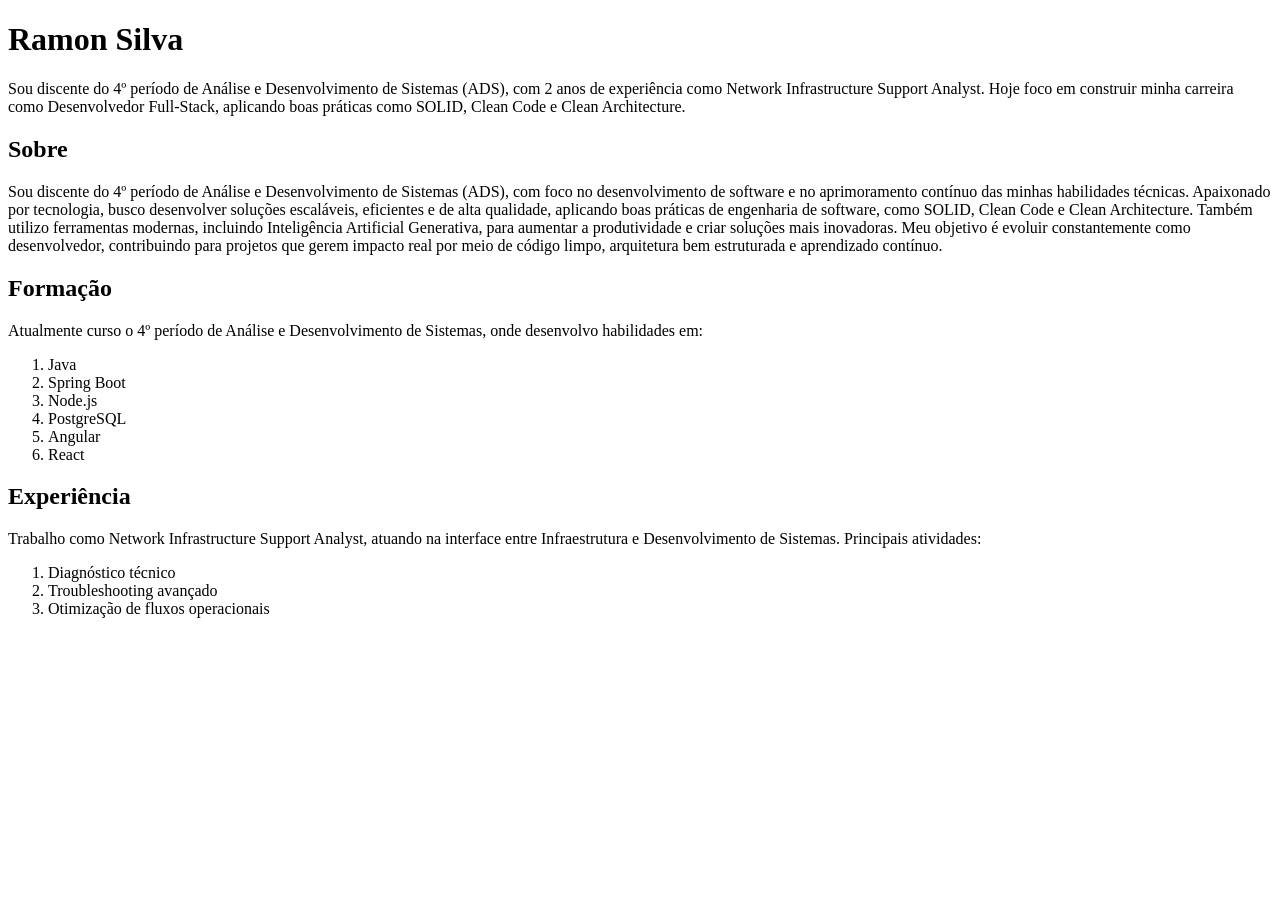
<file: atividade_01/index.html>
<!DOCTYPE html>
<html lang="pt-BR">
<head>
    <meta charset="UTF-8">
    <meta name="viewport" content="width=device-width, initial-scale=1.0">
    <title>Ramon Silva — Página Pessoal</title>
</head>
<body>
    <div id="apresentacao">
        <h1>Ramon Silva</h1>
        <p>
            Sou discente do 4º período de Análise e Desenvolvimento de Sistemas (ADS),
            com 2 anos de experiência como Network Infrastructure Support Analyst.
            Hoje foco em construir minha carreira como Desenvolvedor Full-Stack,
            aplicando boas práticas como SOLID, Clean Code e Clean Architecture.
        </p>
    </div>

    <div id="sobre">
        <h2>Sobre</h2>
        <p>
            Sou discente do 4º período de Análise e Desenvolvimento de Sistemas (ADS), com foco no desenvolvimento de software e no aprimoramento contínuo das minhas habilidades técnicas.
            Apaixonado por tecnologia, busco desenvolver soluções escaláveis, eficientes e de alta qualidade, aplicando boas práticas de engenharia de software, como SOLID, Clean Code e Clean Architecture. Também utilizo ferramentas modernas, incluindo Inteligência Artificial Generativa, para aumentar a produtividade e criar soluções mais inovadoras.
            Meu objetivo é evoluir constantemente como desenvolvedor, contribuindo para projetos que gerem impacto real por meio de código limpo, arquitetura bem estruturada e aprendizado contínuo.
        </p>
    </div>

    <div id="formacao">
        <h2>Formação</h2>
        <p>Atualmente curso o 4º período de Análise e Desenvolvimento de Sistemas, onde desenvolvo habilidades em:</p>
        <ol>
            <li>Java</li>
            <li>Spring Boot</li>
            <li>Node.js</li>
            <li>PostgreSQL</li>
            <li>Angular</li>
            <li>React</li>
        </ol>
    </div>

    <div id="experiencia">
        <h2>Experiência</h2>
        <p>Trabalho como Network Infrastructure Support Analyst, atuando na interface entre Infraestrutura e Desenvolvimento de Sistemas. Principais atividades:</p>
        <ol>
            <li>Diagnóstico técnico</li>
            <li>Troubleshooting avançado</li>
            <li>Otimização de fluxos operacionais</li>
        </ol>
    </div>
</body>
</html>
</file>
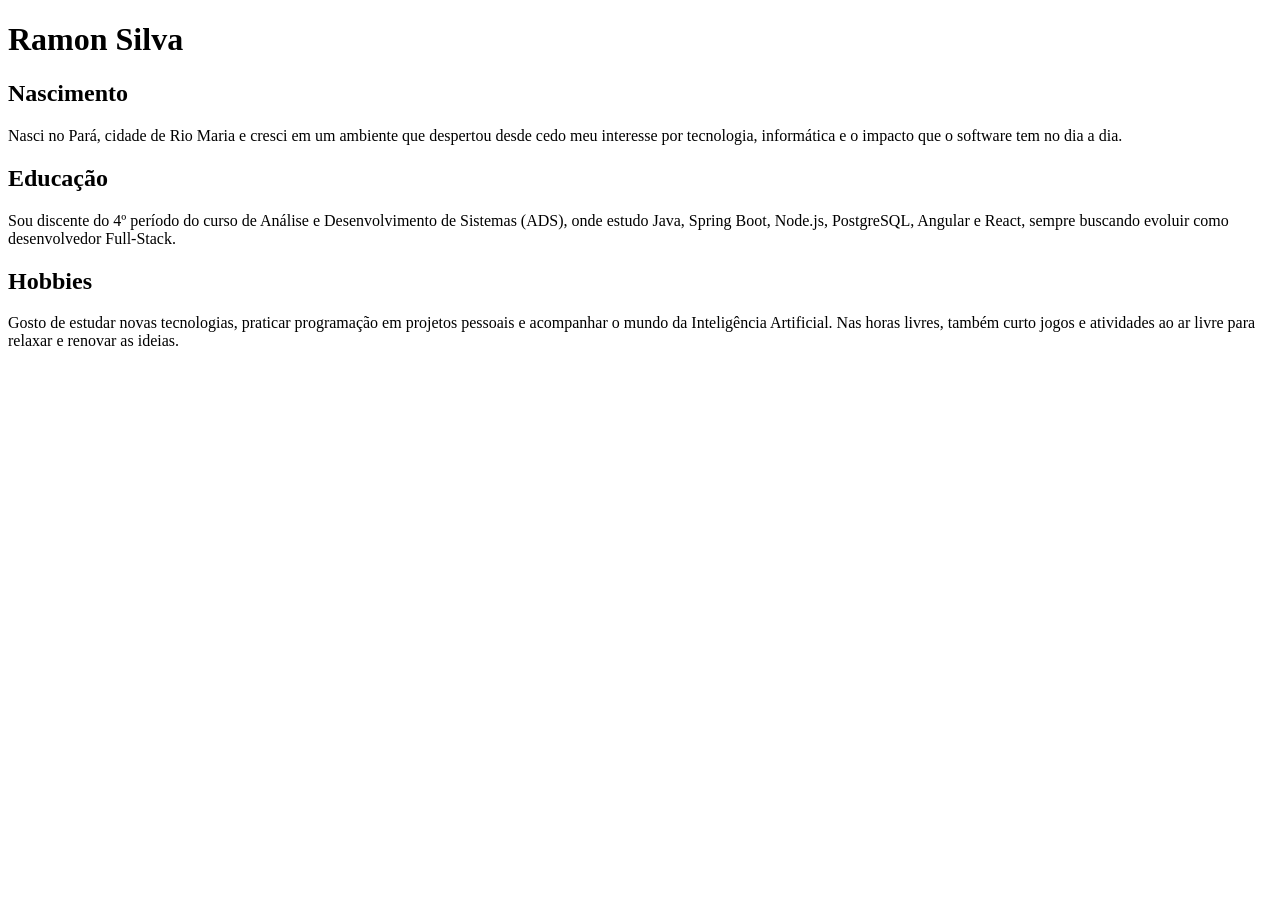
<file: atividade_01/biografia.html>
<!DOCTYPE html>
<html lang="pt-BR">
<head>
    <meta charset="UTF-8">
    <meta name="viewport" content="width=device-width, initial-scale=1.0">
    <title>Minha Biografia</title>
</head>
<body>
    <h1>Ramon Silva</h1>

    
        <h2>Nascimento</h2>
        <p>
            Nasci no Pará, cidade de Rio Maria e cresci em um ambiente que despertou desde cedo
            meu interesse por tecnologia, informática e o impacto que o software tem no dia a dia.
        </p>
  

 
        <h2>Educação</h2>
        <p>
            Sou discente do 4º período do curso de Análise e Desenvolvimento de Sistemas (ADS),
            onde estudo Java, Spring Boot, Node.js, PostgreSQL, Angular e React, sempre buscando
            evoluir como desenvolvedor Full-Stack.
        </p>
   


        <h2>Hobbies</h2>
        <p>
            Gosto de estudar novas tecnologias, praticar programação em projetos pessoais e
            acompanhar o mundo da Inteligência Artificial. Nas horas livres, também curto jogos
            e atividades ao ar livre para relaxar e renovar as ideias.
        </p>
    
</body>
</html>
</file>
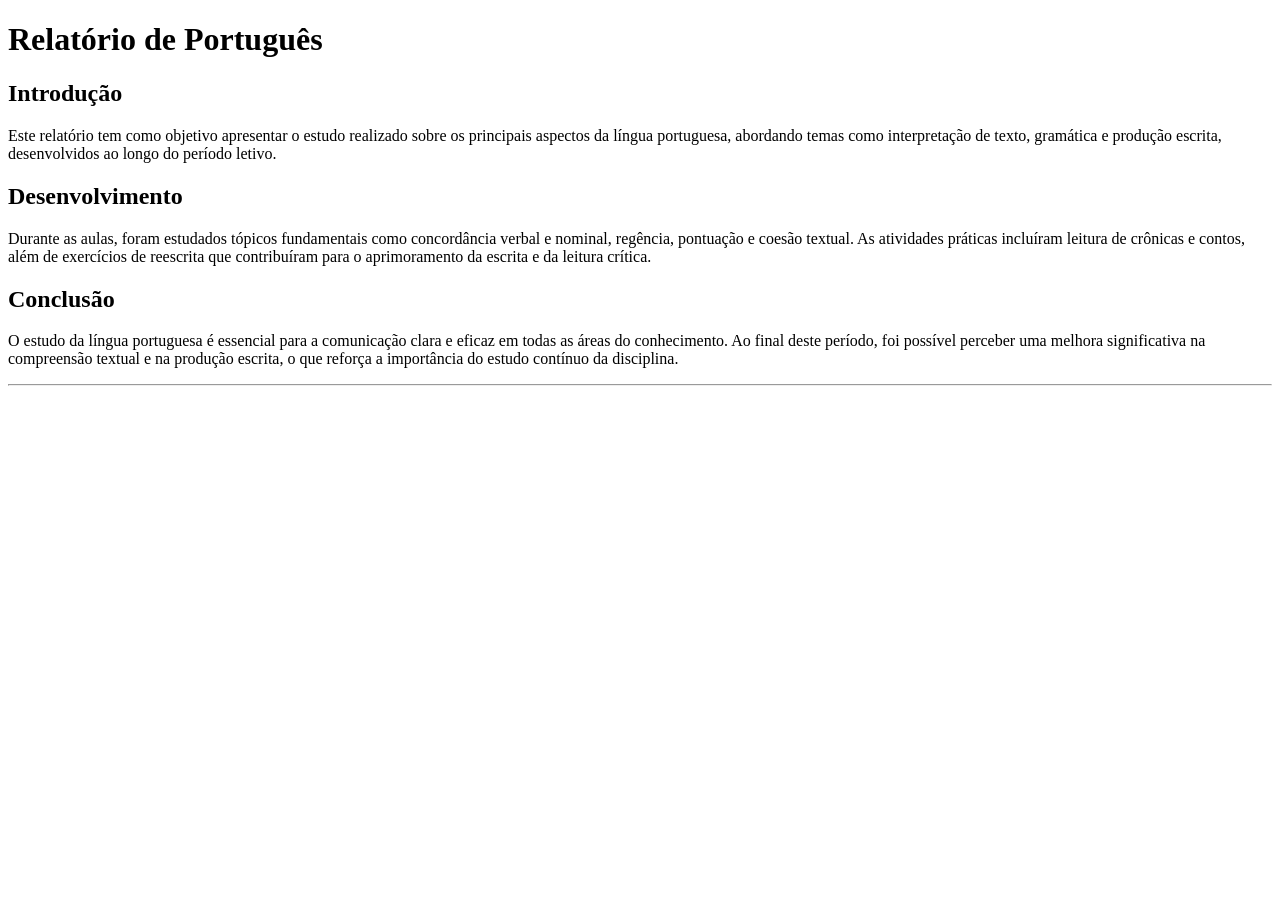
<file: atividade_01/relatorio.html>
<!DOCTYPE html>
<html lang="pt-BR">
<head>
    <meta charset="UTF-8">
    <meta name="viewport" content="width=device-width, initial-scale=1.0">
    <title>Relatório de Português</title>
</head>
<body>
    <h1>Relatório de Português</h1>

   
        <h2>Introdução</h2>
        <p>
            Este relatório tem como objetivo apresentar o estudo realizado sobre os principais
            aspectos da língua portuguesa, abordando temas como interpretação de texto,
            gramática e produção escrita, desenvolvidos ao longo do período letivo.
        </p>
  

   
        <h2>Desenvolvimento</h2>
        <p>
            Durante as aulas, foram estudados tópicos fundamentais como concordância verbal e
            nominal, regência, pontuação e coesão textual. As atividades práticas incluíram
            leitura de crônicas e contos, além de exercícios de reescrita que contribuíram para
            o aprimoramento da escrita e da leitura crítica.
        </p>
    

  
        <h2>Conclusão</h2>
        <p>
            O estudo da língua portuguesa é essencial para a comunicação clara e eficaz em todas
            as áreas do conhecimento. Ao final deste período, foi possível perceber uma melhora
            significativa na compreensão textual e na produção escrita, o que reforça a importância
            do estudo contínuo da disciplina.
        </p>
    

    <hr>
</body>
</html>
</file>
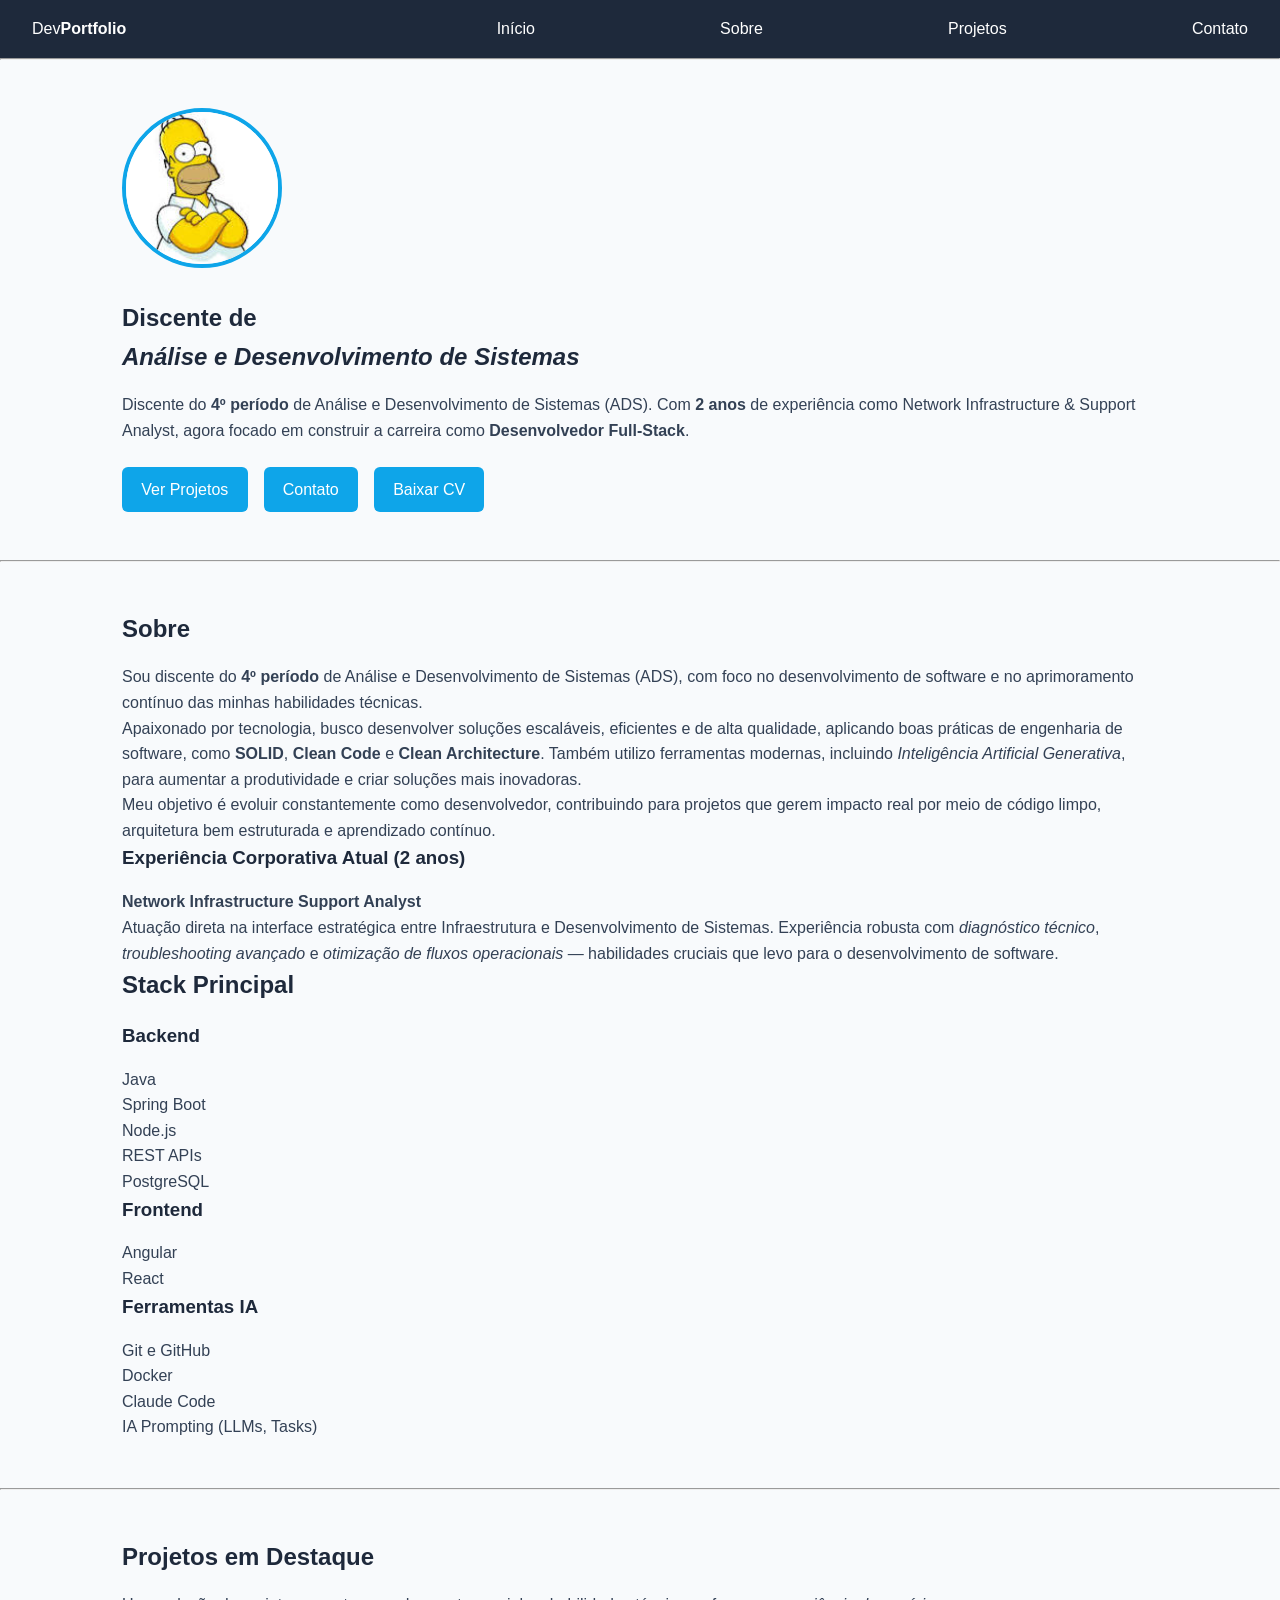
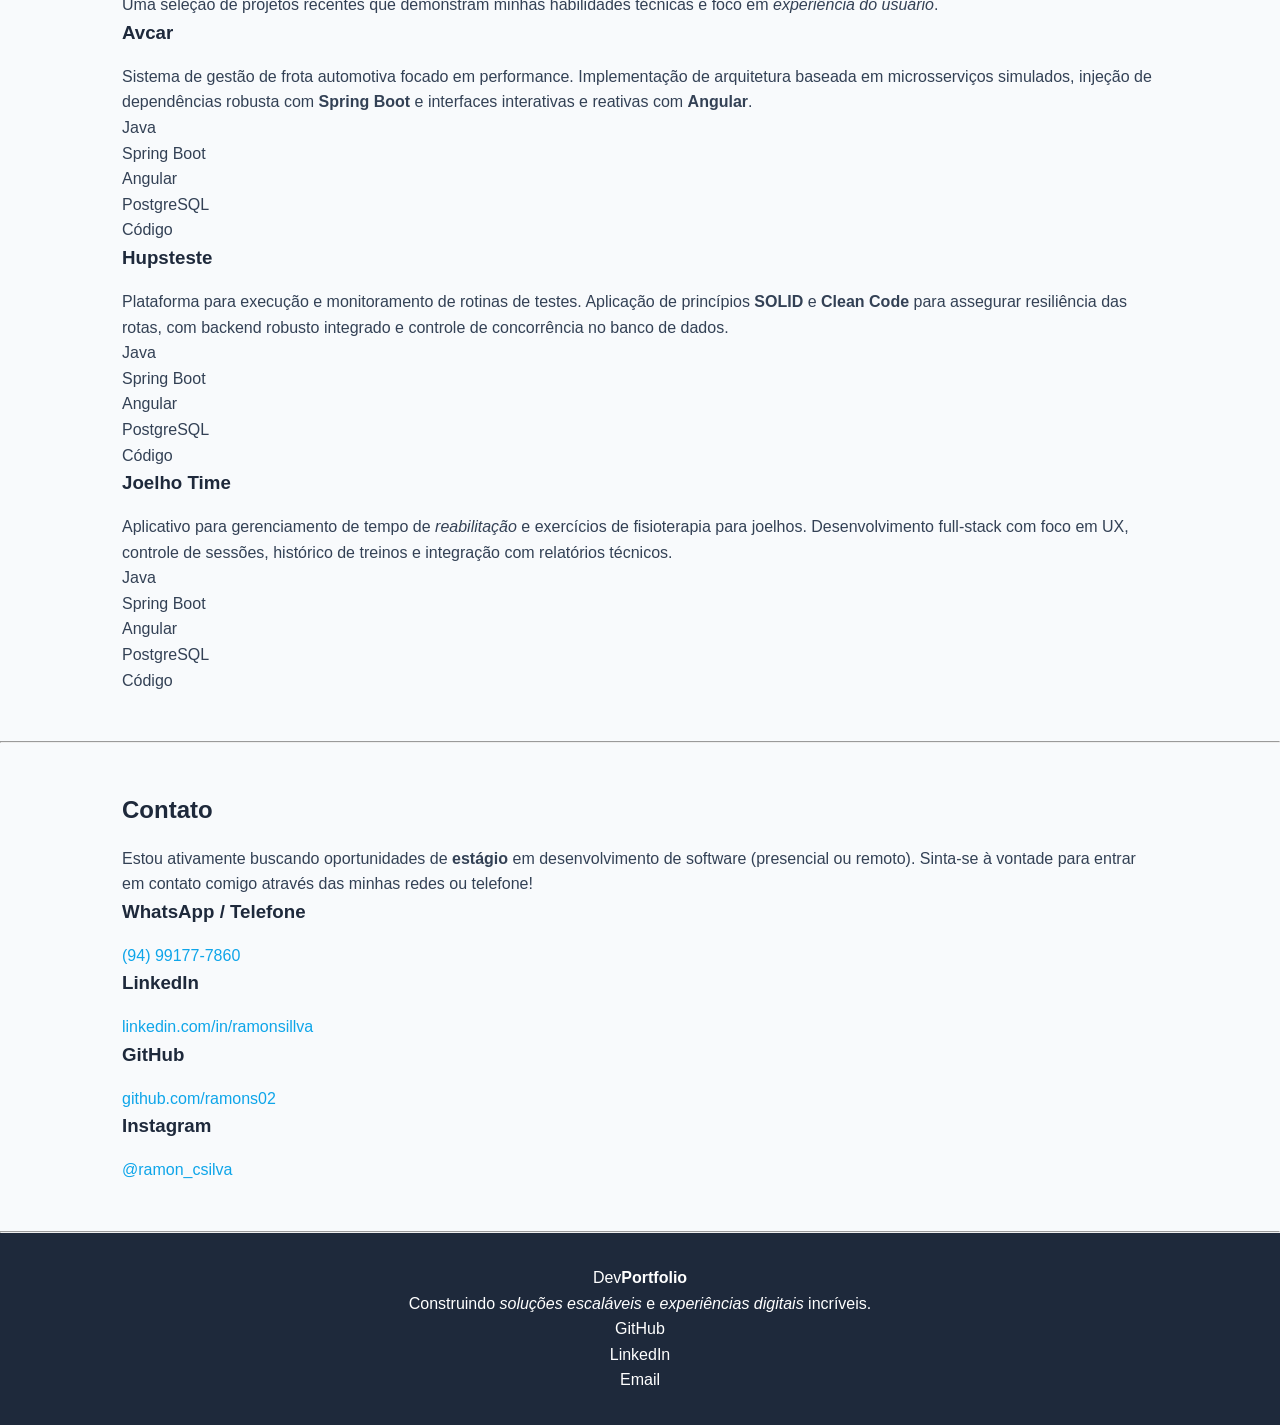
<file: atividade_02/portifolio.html>
<!DOCTYPE html>
<html lang="pt-BR">
<head>
    <meta charset="UTF-8">
    <meta name="viewport" content="width=device-width, initial-scale=1.0">
    <title>Dev Portfólio</title>
    <link rel="stylesheet" href="style.css">
</head>
<body>

    
    <nav id="menu">
        <span>Dev<strong>Portfolio</strong></span>
        <li>
            <li><a href="#inicio">Início</a></li>
            <li><a href="#sobre">Sobre</a></li>
            <li><a href="#projetos">Projetos</a></li>
            <li><a href="#contato">Contato</a></li>
        </li>
    </nav>

    <hr>

    
    <section id="inicio">
        <div id="apresentacao">
            <img src="imagens/home.jpg" alt="Foto de perfil de Ramon" id="foto-perfil">
            <h1>Discente de <br> <em>Análise e Desenvolvimento de Sistemas</em></h1>
            <p>
                Discente do <strong>4º período</strong> de Análise e Desenvolvimento de Sistemas (ADS).
                Com <strong>2 anos</strong> de experiência como Network Infrastructure &amp; Support Analyst,
                agora focado em construir a carreira como <strong>Desenvolvedor Full-Stack</strong>.
            </p>
            <div id="botoes">
                <a href="#projetos">Ver Projetos</a>
                <a href="#contato">Contato</a>
                <span>Baixar CV</span>
            </div>
        </div>
    </section>

    <hr>

   
    <section id="sobre">
        <div id="sobre-texto">
            <h2>Sobre</h2>
            <p>
                Sou discente do <strong>4º período</strong> de Análise e Desenvolvimento de Sistemas (ADS),
                com foco no desenvolvimento de software e no aprimoramento contínuo das minhas habilidades técnicas.
            </p>
            <p>
                Apaixonado por tecnologia, busco desenvolver soluções escaláveis, eficientes e de alta qualidade,
                aplicando boas práticas de engenharia de software, como <strong>SOLID</strong>, <strong>Clean Code</strong>
                e <strong>Clean Architecture</strong>. Também utilizo ferramentas modernas, incluindo
                <em>Inteligência Artificial Generativa</em>, para aumentar a produtividade e criar soluções mais inovadoras.
            </p>
            <p>
                Meu objetivo é evoluir constantemente como desenvolvedor, contribuindo para projetos que gerem impacto real
                por meio de código limpo, arquitetura bem estruturada e aprendizado contínuo.
            </p>

            <h3>Experiência Corporativa Atual (2 anos)</h3>
            <p><strong>Network Infrastructure  Support Analyst</strong></p>
            <p>
                Atuação direta na interface estratégica entre Infraestrutura e Desenvolvimento de Sistemas.
                Experiência robusta com <em>diagnóstico técnico</em>, <em>troubleshooting avançado</em> e
                <em>otimização de fluxos operacionais</em> — habilidades cruciais que levo para o desenvolvimento de software.
            </p>
        </div>

        <div id="tecnologia">
           <h2> Stack Principal</h2>

            <h3>Backend</h3>
            <li>
                <li>Java</li>
                <li>Spring Boot</li>
                <li>Node.js</li>
                <li>REST APIs</li>
                <li>PostgreSQL</li>
            </li>

            <h3>Frontend</h3>
            <li>
                <li>Angular</li>
                <li>React</li>
            </li>

            <h3>Ferramentas IA</h3>
            <li>
                <li>Git e GitHub</li>
                <li>Docker</li>
                <li>Claude Code</li>
                <li>IA Prompting (LLMs, Tasks)</li>
            </li>
        </div>
    </section>

    <hr>

    
    <section id="projetos">
        <div id="projetos-titulo">
            <h2>Projetos em Destaque</h2>
            <p>
                Uma seleção de projetos recentes que demonstram minhas habilidades técnicas
                e foco em <em>experiência do usuário</em>.
            </p>
        </div>

        <div id="lista-projetos">
            <span>
                <h3>Avcar</h3>
                <p>
                    Sistema de gestão de frota automotiva focado em performance. Implementação de arquitetura baseada em
                    microsserviços simulados, injeção de dependências robusta com <strong>Spring Boot</strong> e interfaces
                    interativas e reativas com <strong>Angular</strong>.
                </p>
                <li>
                    <li>Java</li>
                    <li>Spring Boot</li>
                    <li>Angular</li>
                    <li>PostgreSQL</li>
                </li>
                <span>Código</span>
            </article>

            <span>
                <h3>Hupsteste</h3>
                <p>
                    Plataforma para execução e monitoramento de rotinas de testes. Aplicação de princípios
                    <strong>SOLID</strong> e <strong>Clean Code</strong> para assegurar resiliência das rotas,
                    com backend robusto integrado e controle de concorrência no banco de dados.
                </p>
                <li>
                    <li>Java</li>
                    <li>Spring Boot</li>
                    <li>Angular</li>
                    <li>PostgreSQL</li>
                </li>
                <span>Código</span>
            </article>

            <span>
                <h3>Joelho Time</h3>
                <p>
                    Aplicativo para gerenciamento de tempo de <em>reabilitação</em> e exercícios de fisioterapia para joelhos.
                    Desenvolvimento full-stack com foco em UX, controle de sessões, histórico de treinos e integração
                    com relatórios técnicos.
                </p>
                <li>
                    <li>Java</li>
                    <li>Spring Boot</li>
                    <li>Angular</li>
                    <li>PostgreSQL</li>
                </li>
                <span>Código</span>
            </article>
        </div>
    </section>

    <hr>

    
    <section id="contato">
        <div id="contato-texto">
            <h2>Contato</h2>
            <p>
                Estou ativamente buscando oportunidades de <strong>estágio</strong> em desenvolvimento de software
                (presencial ou remoto). Sinta-se à vontade para entrar em contato comigo através das minhas redes ou telefone!
            </p>
        </div>

        <li id="contato-lista">
            <li>
                <span>
                    <h3>WhatsApp / Telefone</h3>
                    <p><a href="tel:+5594991777860">(94) 99177-7860</a></p>
                </span>
            </li>
            <li>
                <span>
                    <h3>LinkedIn</h3>
                    <p><a href="https://linkedin.com/in/ramonsillva" target="_blank">linkedin.com/in/ramonsillva</a></p>
                </span>
            </li>
            <li>
                <span>
                    <h3>GitHub</h3>
                    <p><a href="https://github.com/ramons02" target="_blank">github.com/ramons02</a></p>
                </span>
            </li>
            <li>
                <span>
                    <h3>Instagram</h3>
                    <p><a href="https://instagram.com/ramon_csilva" target="_blank">@ramon_csilva</a></p>
                </span>
            </li>
        </li>
    </section>

    <hr>

    
    <footer id="rodape">
        <div id="rodape-conteudo">
            <span>Dev<strong>Portfolio</strong></span>
            <p>Construindo <em>soluções escaláveis</em> e <em>experiências digitais</em> incríveis.</p>
            <li id="rodape-links">
                <li><a href="https://github.com/ramons02" target="_blank">GitHub</a></li>
                <li><a href="https://linkedin.com/in/ramonsillva" target="_blank">LinkedIn</a></li>
                <li><a href="https://mail.google.com/mail/?view=cm&fs=1&to=ramonsillva70@gmail.com" target="_blank">Email</a></li>
            </li>
        </div>
    
    </footer>

</body>
</html>
</file>
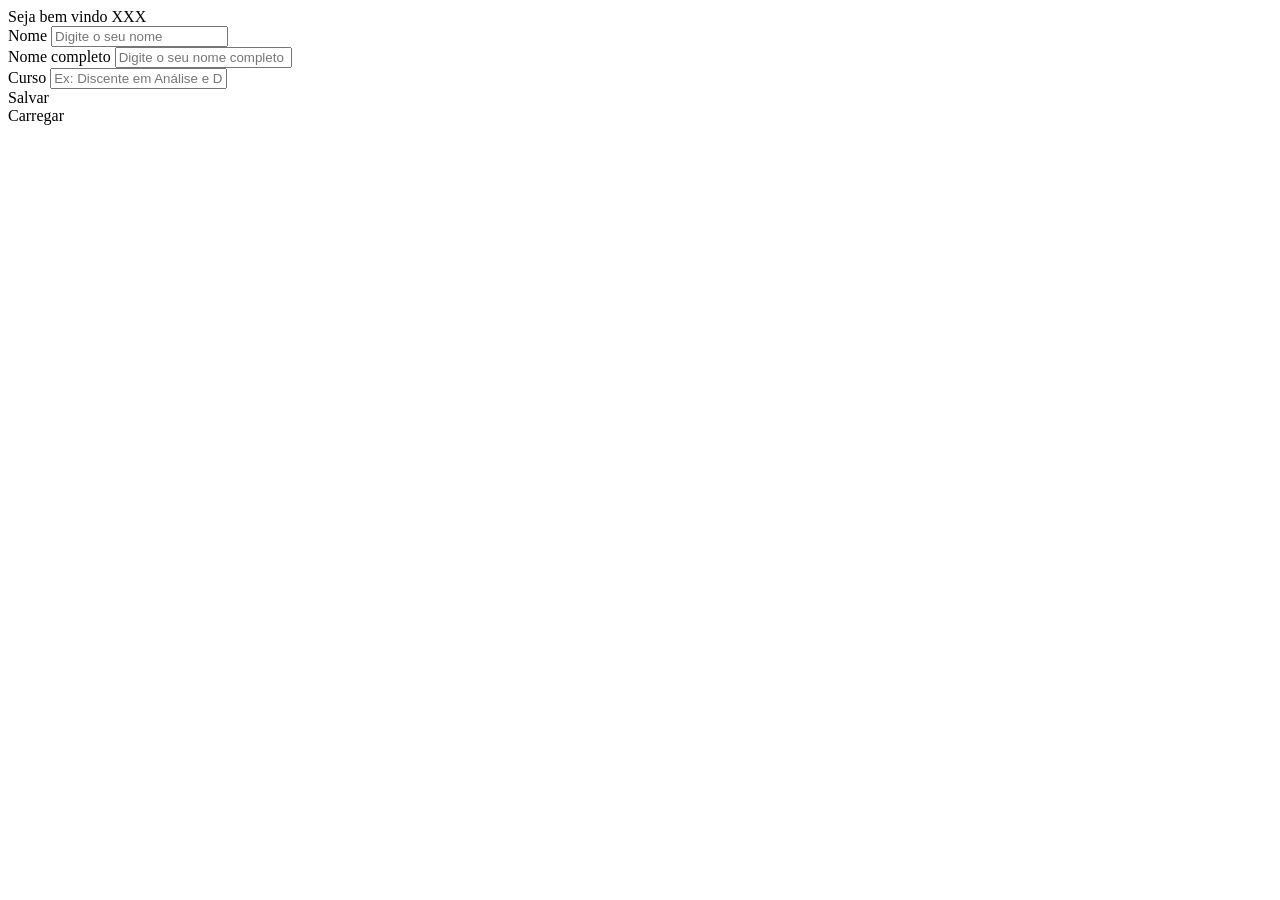
<file: RamonSilva/arearestrita.htm>
<!DOCTYPE html>
<html lang="pt-BR">

<head>
    <meta charset="UTF-8">
    <meta name="viewport" content="width=device-width, initial-scale=1.0">
    <title>Area Restrita</title>
</head>

<body>

    <div>
        Seja bem vindo 
        <span id="labelLogin">XXX</span>
    </div>

    <form>
        <label for="nome">Nome</label>
        <input id="nome" type="text"
            placeholder="Digite o seu nome"/>
        <br>
        <label for="nomeCompleto">Nome completo</label>
        <input id="nomeCompleto" type="text"
            placeholder="Digite o seu nome completo"/>
        <br>
        <label for="curso">Curso</label>
        <input id="curso" type="text"
            placeholder="Ex: Discente em Análise e Desenvolvimento de Sistemas"/>
        <br>
        <span onClick="salvarDados()">Salvar</span>
    </form>

    <span onClick="carregarDados()">Carregar</span>
    <script>
        // Padrão do professor - objeto portifolio
        let portifolio = {};
        
        // Função salvar - salva os dados no LocalStorage
        const salvarDados = () => {
            // Pega os valores dos inputs
            const nome = document.getElementById("nome").value;
            const nomeCompleto = document.getElementById("nomeCompleto").value;
            const curso = document.getElementById("curso").value;
            
            // Salva no objeto portifolio
            portifolio.nome = nome;
            portifolio.nomeCompleto = nomeCompleto;
            portifolio.curso = curso;
            
            // Converte para JSON e salva no LocalStorage
            const objetoConvertido = JSON.stringify(portifolio);
            localStorage.setItem("portifolio", objetoConvertido);
            
            // Salva também o nome na chave 'usuario' para o portfólio ler
            localStorage.setItem("usuario", nomeCompleto || nome);
            
            // Aviso para confirmar que funcionou
            alert('Dados salvos! Nome: ' + (nomeCompleto || nome));
        }
        
        // Função carregar - reflete o nome no span
        const carregarDados = () => {
            const usuario = localStorage.getItem("usuario");
            const labelLogin = document.getElementById("labelLogin");
            if (usuario) {
                labelLogin.innerText = usuario;
            } else {
                labelLogin.innerText = "XXX";
            }
        }
        
        // Quando a página carregar, já chama a função carregarDados
        window.onload = function () {
            carregarDados();
        };
    </script>

</body>

</html>
</file>
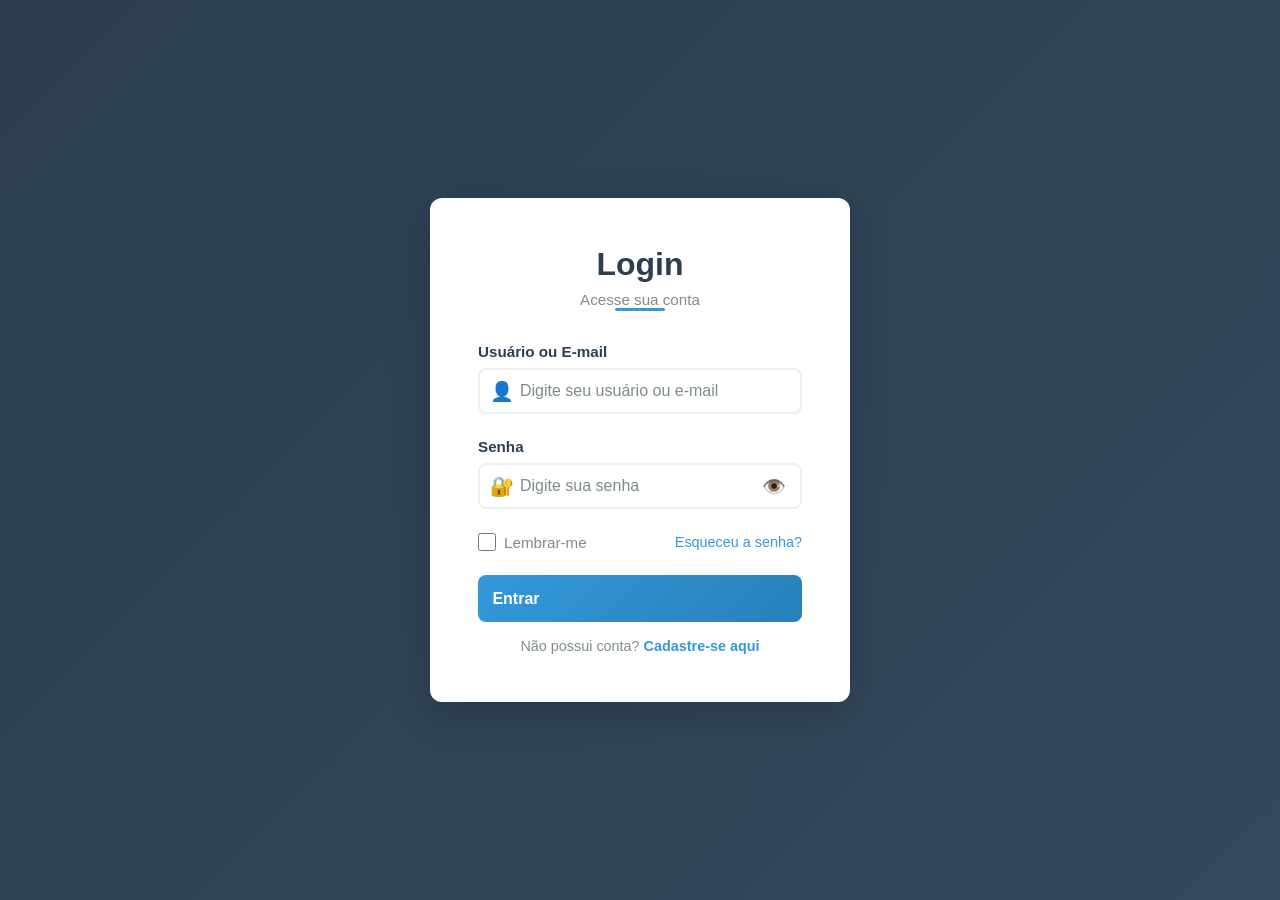
<file: RamonSilva/login.html>
<!DOCTYPE html>
<html lang="pt-BR">

<head>
    <meta charset="UTF-8">
    <meta name="viewport" content="width=device-width, initial-scale=1.0">
    <title>Login - Sistema de Acesso</title>
    <style>
        * {
            margin: 0;
            padding: 0;
            box-sizing: border-box;
        }

        :root {
            --primary-color: #2c3e50;
            --secondary-color: #3498db;
            --accent-color: #e74c3c;
            --text-dark: #2c3e50;
            --text-light: #7f8c8d;
            --bg-light: #ecf0f1;
            --white: #ffffff;
            --error-color: #e74c3c;
            --success-color: #27ae60;
        }

        body {
            font-family: 'Segoe UI', Tahoma, Geneva, Verdana, sans-serif;
            background: linear-gradient(135deg, var(--primary-color) 0%, #34495e 100%);
            min-height: 100vh;
            display: flex;
            justify-content: center;
            align-items: center;
            padding: 1rem;
        }

        .login-container {
            background-color: var(--white);
            border-radius: 12px;
            box-shadow: 0 10px 40px rgba(0, 0, 0, 0.2);
            width: 100%;
            max-width: 420px;
            padding: 3rem;
        }

        .login-header {
            text-align: center;
            margin-bottom: 2rem;
        }

        .login-header h1 {
            font-size: 2rem;
            color: var(--primary-color);
            margin-bottom: 0.5rem;
            font-weight: 700;
        }

        .login-header p {
            color: var(--text-light);
            font-size: 0.95rem;
        }

        .divider {
            width: 50px;
            height: 3px;
            background-color: var(--secondary-color);
            margin: 0 auto 2rem;
            border-radius: 2px;
        }

        .form-group {
            margin-bottom: 1.5rem;
        }

        label {
            display: block;
            margin-bottom: 0.5rem;
            color: var(--primary-color);
            font-weight: 600;
            font-size: 0.95rem;
        }

        .input-wrapper {
            position: relative;
            display: flex;
            align-items: center;
        }

        .input-icon {
            position: absolute;
            left: 12px;
            color: var(--secondary-color);
            font-size: 1.2rem;
        }

        input[type="text"],
        input[type="password"],
        input[type="email"] {
            width: 100%;
            padding: 0.75rem 0.75rem 0.75rem 2.5rem;
            border: 2px solid var(--bg-light);
            border-radius: 8px;
            font-size: 1rem;
            transition: all 0.3s ease;
            color: var(--text-dark);
        }

        input[type="text"]:focus,
        input[type="password"]:focus,
        input[type="email"]:focus {
            outline: none;
            border-color: var(--secondary-color);
            background-color: #f8f9fa;
            box-shadow: 0 0 0 3px rgba(52, 152, 219, 0.1);
        }

        input[type="text"]::placeholder,
        input[type="password"]::placeholder,
        input[type="email"]::placeholder {
            color: var(--text-light);
        }

        .form-options {
            display: flex;
            justify-content: space-between;
            align-items: center;
            margin-bottom: 1.5rem;
            font-size: 0.9rem;
        }

        .remember-me {
            display: flex;
            align-items: center;
            gap: 0.5rem;
        }

        input[type="checkbox"] {
            width: 18px;
            height: 18px;
            cursor: pointer;
            accent-color: var(--secondary-color);
        }

        .remember-me label {
            margin: 0;
            font-weight: 400;
            color: var(--text-light);
            cursor: pointer;
        }

        .forgot-password {
            color: var(--secondary-color);
            text-decoration: none;
            font-weight: 500;
            transition: color 0.3s ease;
        }

        .forgot-password:hover {
            color: var(--primary-color);
            text-decoration: underline;
        }

        .login-button {
            width: 100%;
            padding: 0.9rem;
            background: linear-gradient(135deg, var(--secondary-color) 0%, #2980b9 100%);
            color: var(--white);
            border: none;
            border-radius: 8px;
            font-size: 1rem;
            font-weight: 600;
            cursor: pointer;
            transition: all 0.3s ease;
            margin-bottom: 1rem;
        }

        .login-button:hover {
            transform: translateY(-2px);
            box-shadow: 0 8px 20px rgba(52, 152, 219, 0.4);
        }

        .login-button:active {
            transform: translateY(0);
        }

        .signup-link {
            text-align: center;
            color: var(--text-light);
            font-size: 0.9rem;
        }

        .signup-link a {
            color: var(--secondary-color);
            text-decoration: none;
            font-weight: 600;
            transition: color 0.3s ease;
        }

        .signup-link a:hover {
            color: var(--primary-color);
            text-decoration: underline;
        }

        .error-message {
            display: none;
            background-color: #fadbd8;
            color: var(--error-color);
            padding: 0.8rem;
            border-radius: 6px;
            margin-bottom: 1.5rem;
            border-left: 4px solid var(--error-color);
            font-size: 0.9rem;
        }

        .error-message.show {
            display: block;
        }

        .success-message {
            display: none;
            background-color: #d5f4e6;
            color: var(--success-color);
            padding: 0.8rem;
            border-radius: 6px;
            margin-bottom: 1.5rem;
            border-left: 4px solid var(--success-color);
            font-size: 0.9rem;
        }

        .success-message.show {
            display: block;
        }

        .toggle-password {
            position: absolute;
            right: 12px;
            background: none;
            border: none;
            color: var(--text-light);
            cursor: pointer;
            font-size: 1.2rem;
            padding: 0.25rem;
            display: flex;
            align-items: center;
            justify-content: center;
        }

        .toggle-password:hover {
            color: var(--secondary-color);
        }

        @media (max-width: 480px) {
            .login-container {
                padding: 2rem 1.5rem;
                border-radius: 8px;
            }

            .login-header h1 {
                font-size: 1.5rem;
            }

            input[type="text"],
            input[type="password"],
            input[type="email"] {
                padding: 0.7rem 0.7rem 0.7rem 2.2rem;
                font-size: 16px;
            }
        }
    </style>
</head>

<body>

    <div class="login-container">

        <div class="login-header">
            <h1>Login</h1>
            <p>Acesse sua conta</p>
            <div class="divider"></div>
        </div>

        <div class="error-message" id="errorMessage"></div>
        <div class="success-message" id="successMessage"></div>

        <form id="loginForm">

            <div class="form-group">
                <label for="usuario">Usuário ou E-mail</label>
                <div class="input-wrapper">
                    <span class="input-icon">👤</span>
                    <input type="text" id="usuario" name="usuario" placeholder="Digite seu usuário ou e-mail" required>
                </div>
            </div>

            <div class="form-group">
                <label for="senha">Senha</label>
                <div class="input-wrapper">
                    <span class="input-icon">🔐</span>
                    <input type="password" id="senha" name="senha" placeholder="Digite sua senha" required>
                    <button type="button" class="toggle-password" id="togglePassword">👁️</button>
                </div>
            </div>

            <div class="form-options">
                <div class="remember-me">
                    <input type="checkbox" id="lembrar" name="lembrar">
                    <label for="lembrar">Lembrar-me</label>
                </div>
                <a href="#" class="forgot-password">Esqueceu a senha?</a>
            </div>

            <div class="login-button" onclick="login()">Entrar</div>

        </form>

        <div class="signup-link">
            Não possui conta? <a href="#">Cadastre-se aqui</a>
        </div>

    </div>

    <script>
        const login = () => {

            const usuario =
                document.getElementById("usuario").value;
            const senha =
                document.getElementById("senha").value;


            if ( (senha == "")) {
                alert("Digite os dados");
            } else {
                if ( senha === "1") {
                    alert('Vamos entrar');
                    localStorage.setItem("usuario", usuario);
                    document.location.href = "arearestrita.htm";
                } else {
                    alert('Dados Errados');
                }
            }



        }
         const salvarDados = () => {
            nomeUsuario = document.getElementById("usuario").value
            localStorage.setItem("usuario", nomeUsuario)
        }

        // // Arrow function 
        // const/let  nome =(listaDePArametros) => {
        //     // digite o seu codigo qui
        // }
    </script>

</body>

</html>
</file>
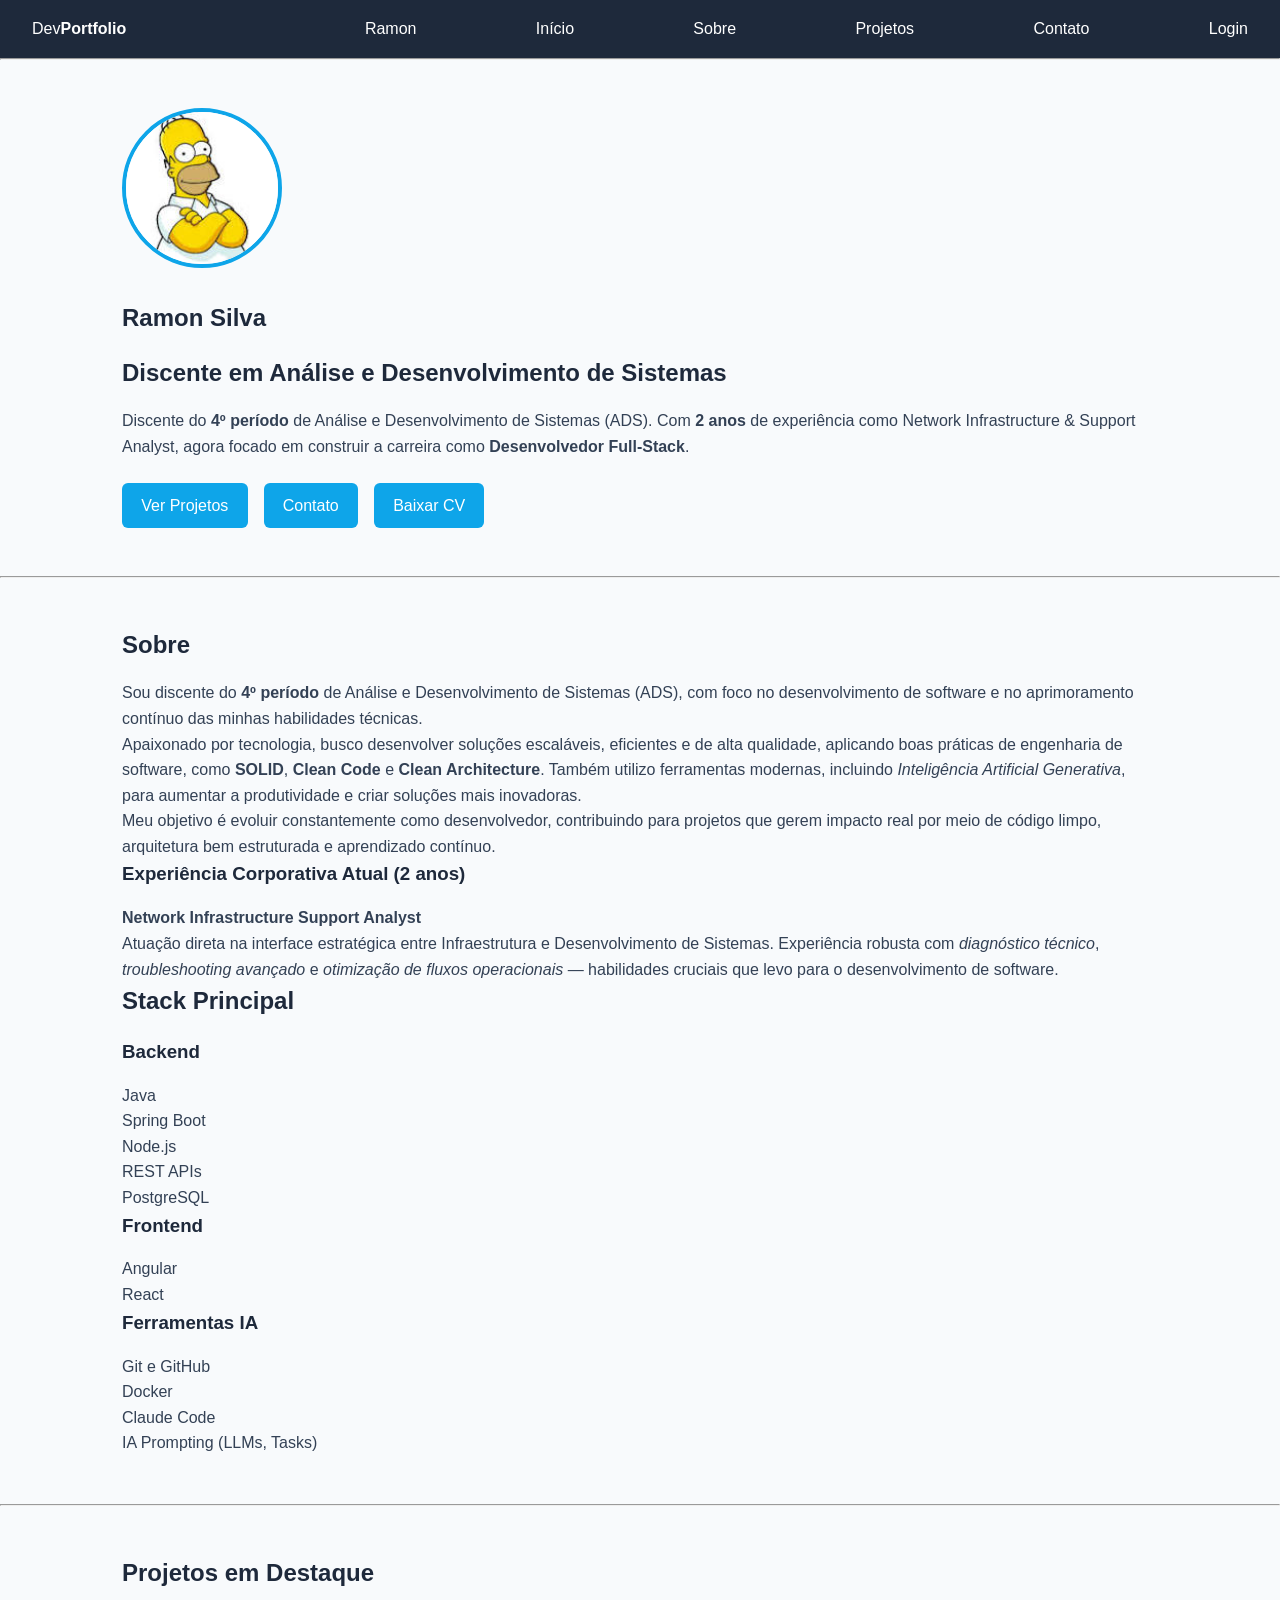
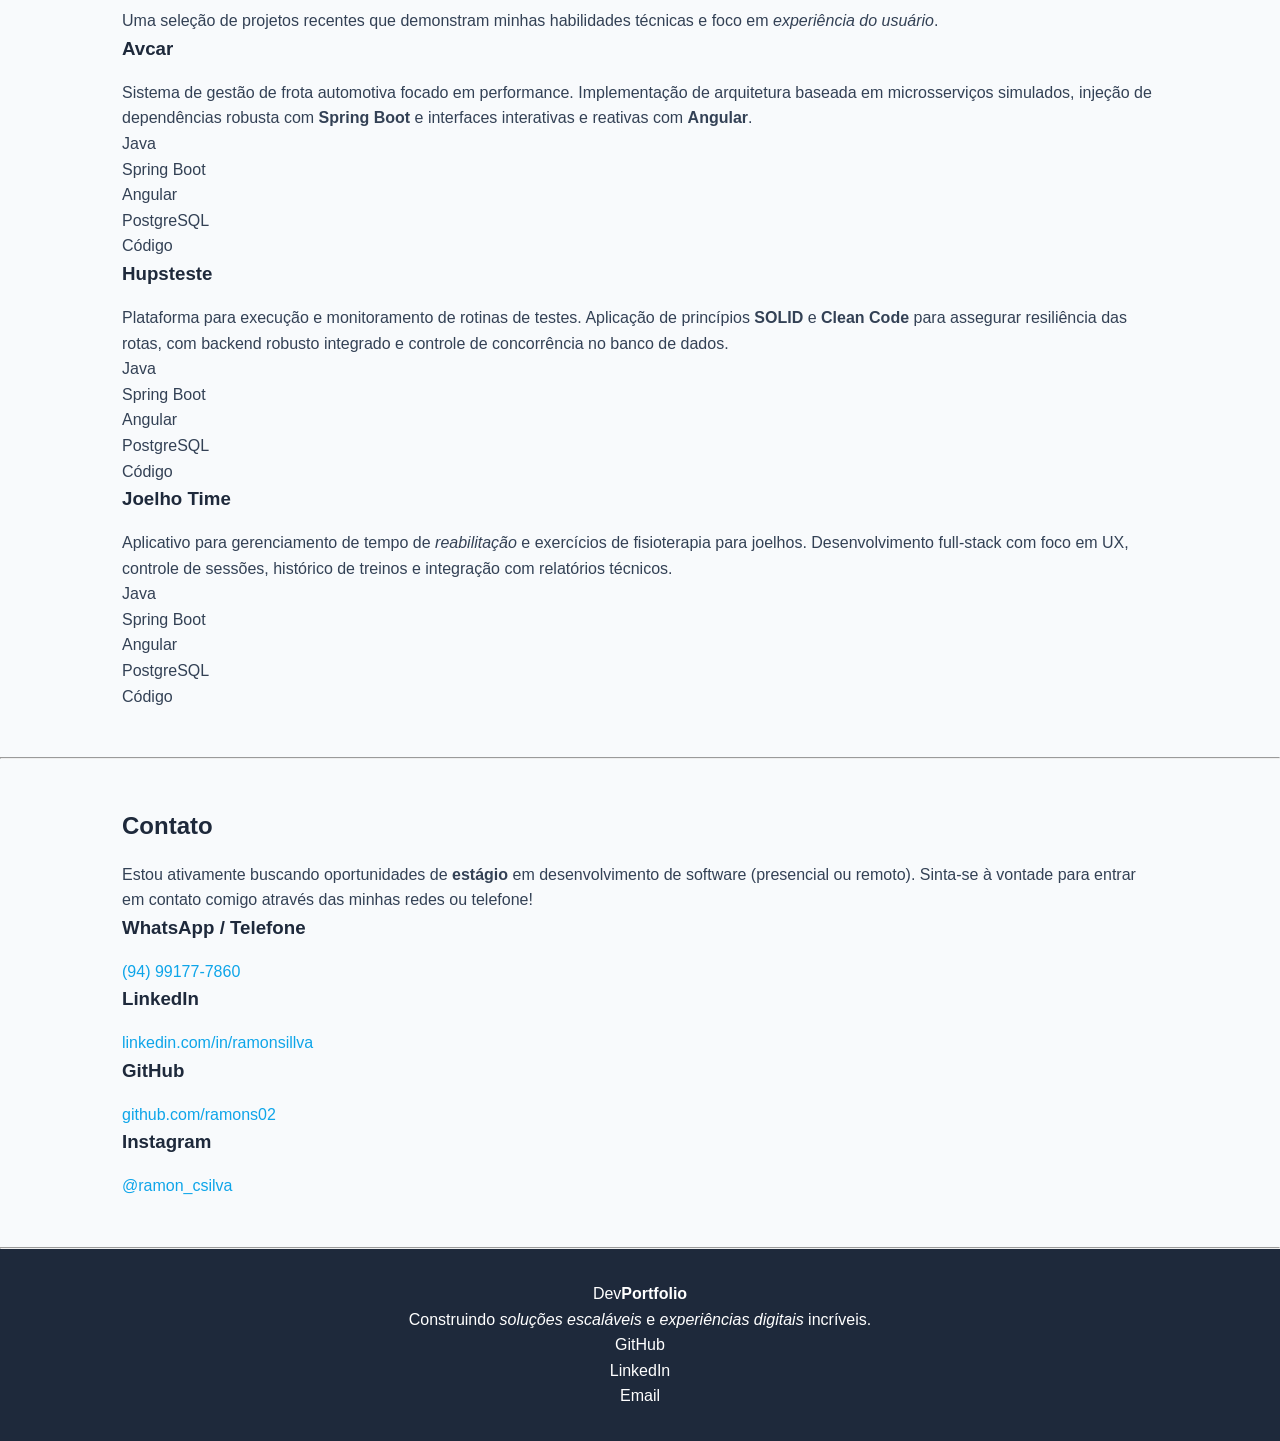
<file: RamonSilva/portifolio.html>
<!DOCTYPE html>
<html lang="pt-BR">
<head>
    <meta charset="UTF-8">
    <meta name="viewport" content="width=device-width, initial-scale=1.0">
    <title>Dev Portfólio</title>
    <link rel="stylesheet" href="style.css">
</head>
<body>

    
    <nav id="menu">
        <span>Dev<strong>Portfolio</strong></span>
        <li>
             <li><a href="#Ramon">Ramon</a></li>
            <li><a href="#inicio">Início</a></li>
            <li><a href="#sobre">Sobre</a></li>
            <li><a href="#projetos">Projetos</a></li>
            <li><a href="#contato">Contato</a></li>
            <li><a href="login.html">Login</a></li>
        </li>
    </nav>

    <hr>

    
    <section id="inicio">
        <div id="apresentacao">
            <img src="imagens/home.jpg" alt="Foto de perfil" id="foto-perfil">
            <h1 id="nomePortfolio">Carregando...</h1>
            <h1 id="cursoPortfolio">Carregando curso...</h1>
            <p>
                Discente do <strong>4º período</strong> de Análise e Desenvolvimento de Sistemas (ADS).
                Com <strong>2 anos</strong> de experiência como Network Infrastructure &amp; Support Analyst,
                agora focado em construir a carreira como <strong>Desenvolvedor Full-Stack</strong>.
            </p>
            <div id="botoes">
                <a href="#projetos">Ver Projetos</a>
                <a href="#contato">Contato</a>
                <span>Baixar CV</span>
            </div>
        </div>
    </section>

    <hr>

   
    <section id="sobre">
        <div id="sobre-texto">
            <h2>Sobre</h2>
            <p>
                Sou discente do <strong>4º período</strong> de Análise e Desenvolvimento de Sistemas (ADS),
                com foco no desenvolvimento de software e no aprimoramento contínuo das minhas habilidades técnicas.
            </p>
            <p>
                Apaixonado por tecnologia, busco desenvolver soluções escaláveis, eficientes e de alta qualidade,
                aplicando boas práticas de engenharia de software, como <strong>SOLID</strong>, <strong>Clean Code</strong>
                e <strong>Clean Architecture</strong>. Também utilizo ferramentas modernas, incluindo
                <em>Inteligência Artificial Generativa</em>, para aumentar a produtividade e criar soluções mais inovadoras.
            </p>
            <p>
                Meu objetivo é evoluir constantemente como desenvolvedor, contribuindo para projetos que gerem impacto real
                por meio de código limpo, arquitetura bem estruturada e aprendizado contínuo.
            </p>

            <h3>Experiência Corporativa Atual (2 anos)</h3>
            <p><strong>Network Infrastructure  Support Analyst</strong></p>
            <p>
                Atuação direta na interface estratégica entre Infraestrutura e Desenvolvimento de Sistemas.
                Experiência robusta com <em>diagnóstico técnico</em>, <em>troubleshooting avançado</em> e
                <em>otimização de fluxos operacionais</em> — habilidades cruciais que levo para o desenvolvimento de software.
            </p>
        </div>

        <div id="tecnologia">
           <h2> Stack Principal</h2>

            <h3>Backend</h3>
            <li>
                <li>Java</li>
                <li>Spring Boot</li>
                <li>Node.js</li>
                <li>REST APIs</li>
                <li>PostgreSQL</li>
            </li>

            <h3>Frontend</h3>
            <li>
                <li>Angular</li>
                <li>React</li>
            </li>

            <h3>Ferramentas IA</h3>
            <li>
                <li>Git e GitHub</li>
                <li>Docker</li>
                <li>Claude Code</li>
                <li>IA Prompting (LLMs, Tasks)</li>
            </li>
        </div>
    </section>

    <hr>

    
    <section id="projetos">
        <div id="projetos-titulo">
            <h2>Projetos em Destaque</h2>
            <p>
                Uma seleção de projetos recentes que demonstram minhas habilidades técnicas
                e foco em <em>experiência do usuário</em>.
            </p>
        </div>

        <div id="lista-projetos">
            <span>
                <h3>Avcar</h3>
                <p>
                    Sistema de gestão de frota automotiva focado em performance. Implementação de arquitetura baseada em
                    microsserviços simulados, injeção de dependências robusta com <strong>Spring Boot</strong> e interfaces
                    interativas e reativas com <strong>Angular</strong>.
                </p>
                <li>
                    <li>Java</li>
                    <li>Spring Boot</li>
                    <li>Angular</li>
                    <li>PostgreSQL</li>
                </li>
                <span>Código</span>
            </article>

            <span>
                <h3>Hupsteste</h3>
                <p>
                    Plataforma para execução e monitoramento de rotinas de testes. Aplicação de princípios
                    <strong>SOLID</strong> e <strong>Clean Code</strong> para assegurar resiliência das rotas,
                    com backend robusto integrado e controle de concorrência no banco de dados.
                </p>
                <li>
                    <li>Java</li>
                    <li>Spring Boot</li>
                    <li>Angular</li>
                    <li>PostgreSQL</li>
                </li>
                <span>Código</span>
            </article>

            <span>
                <h3>Joelho Time</h3>
                <p>
                    Aplicativo para gerenciamento de tempo de <em>reabilitação</em> e exercícios de fisioterapia para joelhos.
                    Desenvolvimento full-stack com foco em UX, controle de sessões, histórico de treinos e integração
                    com relatórios técnicos.
                </p>
                <li>
                    <li>Java</li>
                    <li>Spring Boot</li>
                    <li>Angular</li>
                    <li>PostgreSQL</li>
                </li>
                <span>Código</span>
            </article>
        </div>
    </section>

    <hr>

    
    <section id="contato">
        <div id="contato-texto">
            <h2>Contato</h2>
            <p>
                Estou ativamente buscando oportunidades de <strong>estágio</strong> em desenvolvimento de software
                (presencial ou remoto). Sinta-se à vontade para entrar em contato comigo através das minhas redes ou telefone!
            </p>
        </div>

        <li id="contato-lista">
            <li>
                <span>
                    <h3>WhatsApp / Telefone</h3>
                    <p><a href="tel:+5594991777860">(94) 99177-7860</a></p>
                </span>
            </li>
            <li>
                <span>
                    <h3>LinkedIn</h3>
                    <p><a href="https://linkedin.com/in/ramonsillva" target="_blank">linkedin.com/in/ramonsillva</a></p>
                </span>
            </li>
            <li>
                <span>
                    <h3>GitHub</h3>
                    <p><a href="https://github.com/ramons02" target="_blank">github.com/ramons02</a></p>
                </span>
            </li>
            <li>
                <span>
                    <h3>Instagram</h3>
                    <p><a href="https://instagram.com/ramon_csilva" target="_blank">@ramon_csilva</a></p>
                </span>
            </li>
        </li>
    </section>

    <hr>

    
    <footer id="rodape">
        <div id="rodape-conteudo">
            <span>Dev<strong>Portfolio</strong></span>
            <p>Construindo <em>soluções escaláveis</em> e <em>experiências digitais</em> incríveis.</p>
            <li id="rodape-links">
                <li><a href="https://github.com/ramons02" target="_blank">GitHub</a></li>
                <li><a href="https://linkedin.com/in/ramonsillva" target="_blank">LinkedIn</a></li>
                <li><a href="https://mail.google.com/mail/?view=cm&fs=1&to=ramonsillva70@gmail.com" target="_blank">Email</a></li>
            </li>
        </div>
    
    </footer>

    <script>
        function carregarNomePortfolio() {
            const usuarioLogado = localStorage.getItem('usuario');
            const nomeDisplay = usuarioLogado || 'Ramon Silva';
            document.getElementById('nomePortfolio').innerText = nomeDisplay;
        }
        
        function carregarCursoPortfolio() {
            const cursoSalvo = localStorage.getItem('curso');
            const cursoDisplay = cursoSalvo || 'Discente em Análise e Desenvolvimento de Sistemas';
            document.getElementById('cursoPortfolio').innerText = cursoDisplay;
        }
        
        // Carregar ao abrir página
        window.addEventListener('load', function() {
            carregarNomePortfolio();
            carregarCursoPortfolio();
        });
    </script>

</body>
</html>
</file>
<file: atividade_02/style.css>
:root {
    --cor-primaria: #1e293b;
    --cor-secundaria: #0ea5e9;
    --cor-fundo: #f8fafc;
    --cor-texto: #334155;
}

* {
    margin: 0;
    padding: 0;
    box-sizing: border-box;
}

li {
    list-style: none;
}

html {
    scroll-behavior: smooth;
}

body {
    font-family: Arial, sans-serif;
    background-color: var(--cor-fundo);
    color: var(--cor-texto);
    line-height: 1.6;
}

a {
    color: var(--cor-secundaria);
    text-decoration: none;
}

a:hover {
    text-decoration: underline;
}

nav#menu {
    background-color: var(--cor-primaria);
    color: #fff;
    padding: 1rem 2rem;
    display: flex;
    justify-content: space-between;
    align-items: center;
    position: sticky;
    top: 0;
    z-index: 10;
}

nav#menu ul {
    list-style: none;
    display: flex;
    gap: 1.5rem;
}

nav#menu a {
    color: #fff;
}

section {
    padding: 3rem 2rem;
    max-width: 1100px;
    margin: 0 auto;
}

h1, h2, h3 {
    color: var(--cor-primaria);
    margin-bottom: 1rem;
}

#foto-perfil {
    width: 160px;
    height: 160px;
    border-radius: 50%;
    object-fit: cover;
    border: 4px solid var(--cor-secundaria);
    margin-bottom: 1.5rem;
}

#botoes {
    display: flex;
    gap: 1rem;
    margin-top: 1.5rem;
}

#botoes a, #botoes span {
    padding: 0.6rem 1.2rem;
    border-radius: 6px;
    background-color: var(--cor-secundaria);
    color: #fff;
}

footer#rodape {
    background-color: var(--cor-primaria);
    color: #fff;
    text-align: center;
    padding: 2rem;
}

footer#rodape ul {
    list-style: none;
    display: flex;
    justify-content: center;
    gap: 1.5rem;
    margin-top: 1rem;
}

footer#rodape a {
    color: #fff;
}
</file>
<file: RamonSilva/style.css>
:root {
    --cor-primaria: #1e293b;
    --cor-secundaria: #0ea5e9;
    --cor-fundo: #f8fafc;
    --cor-texto: #334155;
}

* {
    margin: 0;
    padding: 0;
    box-sizing: border-box;
}

li {
    list-style: none;
}

html {
    scroll-behavior: smooth;
}

body {
    font-family: Arial, sans-serif;
    background-color: var(--cor-fundo);
    color: var(--cor-texto);
    line-height: 1.6;
}

a {
    color: var(--cor-secundaria);
    text-decoration: none;
}

a:hover {
    text-decoration: underline;
}

nav#menu {
    background-color: var(--cor-primaria);
    color: #fff;
    padding: 1rem 2rem;
    display: flex;
    justify-content: space-between;
    align-items: center;
    position: sticky;
    top: 0;
    z-index: 10;
}

nav#menu ul {
    list-style: none;
    display: flex;
    gap: 1.5rem;
}

nav#menu a {
    color: #fff;
}

section {
    padding: 3rem 2rem;
    max-width: 1100px;
    margin: 0 auto;
}

h1, h2, h3 {
    color: var(--cor-primaria);
    margin-bottom: 1rem;
}

#foto-perfil {
    width: 160px;
    height: 160px;
    border-radius: 50%;
    object-fit: cover;
    border: 4px solid var(--cor-secundaria);
    margin-bottom: 1.5rem;
}

#botoes {
    display: flex;
    gap: 1rem;
    margin-top: 1.5rem;
}

#botoes a, #botoes span {
    padding: 0.6rem 1.2rem;
    border-radius: 6px;
    background-color: var(--cor-secundaria);
    color: #fff;
}

footer#rodape {
    background-color: var(--cor-primaria);
    color: #fff;
    text-align: center;
    padding: 2rem;
}

footer#rodape ul {
    list-style: none;
    display: flex;
    justify-content: center;
    gap: 1.5rem;
    margin-top: 1rem;
}

footer#rodape a {
    color: #fff;
}
</file>
